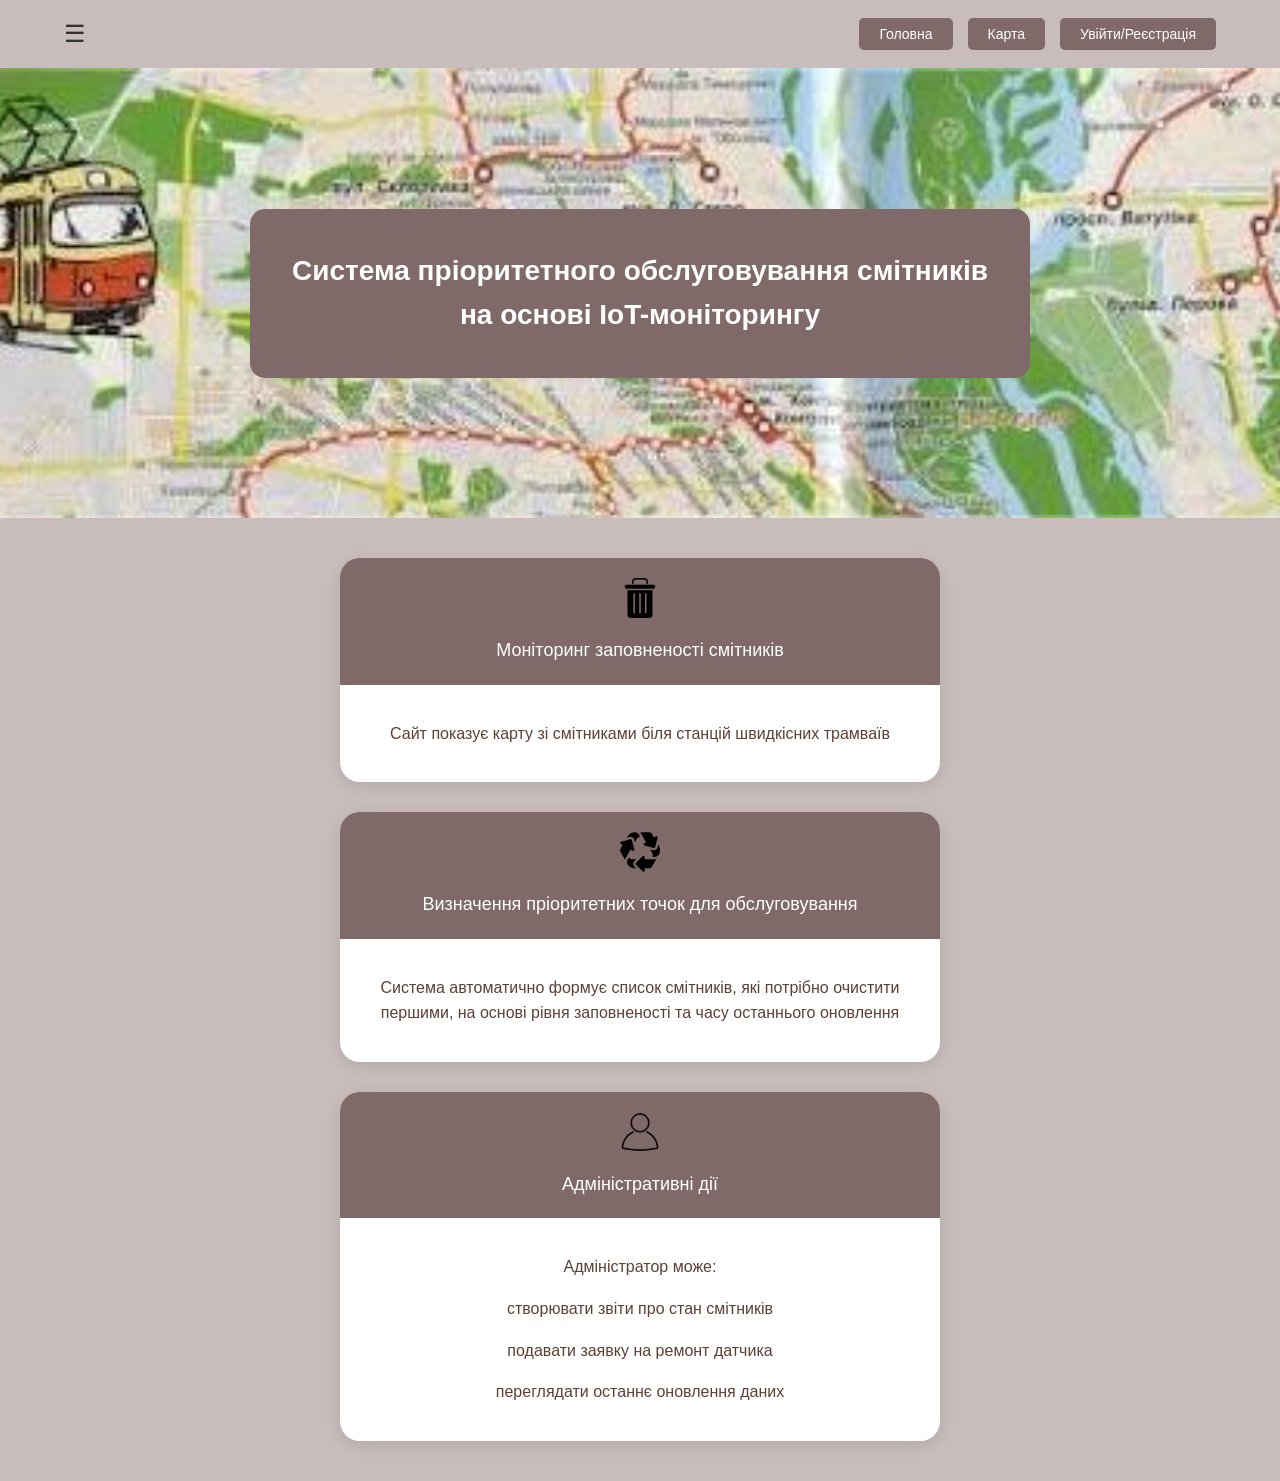
<file: index.html>
<!DOCTYPE html>
<html lang="uk">
<head>
    <meta charset="UTF-8">
    <meta name="viewport" content="width=device-width, initial-scale=1.0">
    <title>Система моніторингу смітників</title>
    <link rel="stylesheet" href="головна1.css">
</head>
<body>

    <header id="main-header">
        <div class="menu-icon">☰</div>
        <nav>
            <ul class="nav-links">
                <li><a href="#" class="btn-nav">Головна</a></li>
                <li><a href="карта.html" class="btn-nav">Карта</a></li>
                <li><a href="авторизація.html" class="btn-nav">Увійти/Реєстрація</a></li>
            </ul>
        </nav>
    </header>

    <section id="hero">
        <div class="hero-overlay">
            <h1>Система пріоритетного обслуговування смітників на основі IoT-моніторингу</h1>
        </div>
    </section>

    <main id="features">
        
        <div class="card">
            <div class="card-header dark-bg">
                <img src="смітник2.png" alt="Icon" class="icon">
                <h3>Моніторинг заповненості смітників</h3>
            </div>
            <div class="card-body light-bg">
                <p>Сайт показує карту зі смітниками біля станцій швидкісних трамваїв</p>
            </div>
        </div>

        <div class="card">
            <div class="card-header dark-bg">
                <img src="переробка.png" alt="Icon" class="icon">
                <h3>Визначення пріоритетних точок для обслуговування</h3>
            </div>
            <div class="card-body light-bg">
                <p>Система автоматично формує список смітників, які потрібно очистити першими, на основі рівня заповненості та часу останнього оновлення</p>
            </div>
        </div>

        <div class="card">
            <div class="card-header dark-bg">
                <img src="адмін.png" alt="Icon" class="icon">
                <h3>Адміністративні дії</h3>
            </div>
            <div class="card-body light-bg">
                <p>Адміністратор може:</p>
                <p>створювати звіти про стан смітників</p>
                <p>подавати заявку на ремонт датчика</p>
                <p>переглядати останнє оновлення даних</p>
            </div>
        </div>

    </main>

</body>
</html>
</file>
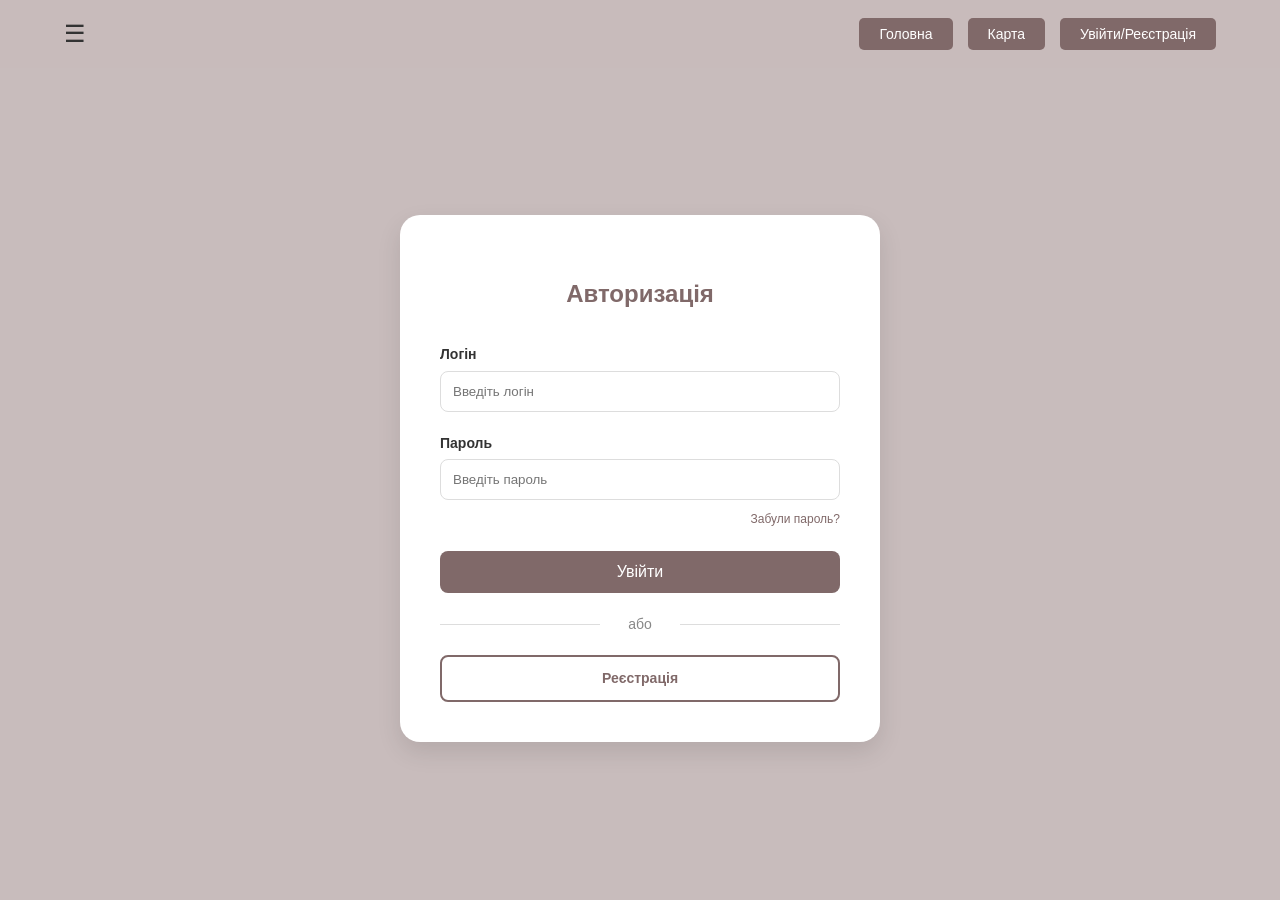
<file: авторизація.html>
<!DOCTYPE html>
<html lang="uk">
<head>
    <meta charset="UTF-8">
    <meta name="viewport" content="width=device-width, initial-scale=1.0">
    <title>Реєстрація - Система моніторингу</title>
    <link rel="stylesheet" href="головна1.css">
</head>
<body>

    <header id="main-header">
        <div class="menu-icon">☰</div>
        <nav>
            <ul class="nav-links">
                <li><a href="index.html" class="btn-nav">Головна</a></li>
                <li><a href="карта.html" class="btn-nav">Карта</a></li>
                <li><a href="#" class="btn-nav">Увійти/Реєстрація</a></li>
            </ul>
        </nav>
    </header>

    <main class="auth-container">
        <div class="auth-card">
            <h2>Авторизація</h2>
            <form id="login-form">
                <div class="form-group">
                    <label>Логін</label>
                    <input type="text" id="username" placeholder="Введіть логін" required>
                </div>
                <div class="form-group">
                    <label>Пароль</label>
                    <input type="password" id="password" placeholder="Введіть пароль" required>
                    <div class="forgot-password">
                        <a href="#">Забули пароль?</a>
                    </div>
                </div>
                <button type="button" class="btn-submit" onclick="handleLogin()">Увійти</button>
            </form>
            
            <div class="auth-divider">або</div>
            <a href="авторизація.html" class="btn-alt">Реєстрація</a>
        </div>
    </main>
    <script src="js-авторизація.js"></script>
</body>
</html>
</file>
<file: головна1.css>
/* Основні налаштування сторінки */
body {
    margin: 0;
    padding: 0;
    font-family: 'Segoe UI', Tahoma, Geneva, Verdana, sans-serif;
    background-color: rgb(200, 188, 188); /* Світлий фон сторінки */
    color: #333;
    line-height: 1.6;
}

/* Шапка сайту */
#main-header {
    display: flex;
    justify-content: space-between;
    align-items: center;
    padding: 15px 5%;
    background: rgba(200, 188, 188, 0.9);
    position: sticky;
    top: 0;
    z-index: 1000;
}

.menu-icon {
    font-size: 24px;
    cursor: pointer;
}

.nav-links {
    list-style: none;
    display: flex;
    gap: 15px;
    margin: 0;
}

.nav-links a {
    text-decoration: none;
    padding: 8px 20px;
    border-radius: 5px;
    font-size: 14px;
    transition: 0.3s;
}

.btn-nav {
    background-color: rgb(128, 105, 105); /* Бежево-коричневий */
    color: white;
}

/* Головний екран (Hero) */
#hero {
    height: 450px;
    background: url('заставка.jpg') center/cover no-repeat; /* Замініть на ваше фото карти */
    display: flex;
    justify-content: center;
    align-items: center;
    position: relative;
}

.hero-overlay {
    background-color: rgba(128, 105, 105, 1.0); /* Коричневий з прозорістю як на макеті */
    padding: 40px;
    max-width: 700px;
    text-align: center;
    border-radius: 15px;
    margin: 0 20px;
}

.hero-overlay h1 {
    color: #ffffff;
    font-size: 28px;
    margin: 0;
    font-weight: 700;
}

/* Секція з картками */
#features {
    padding: 40px 5%;
    display: flex;
    flex-direction: row; /* Змінено з column на row */
    justify-content: center; /* Центруємо картки в рядку */
    flex-wrap: wrap;
    gap: 30px;
    background-color: rgb(200, 188, 188);
}

.card {
    width: 100%;
    max-width: 600px;
    border-radius: 20px;
    overflow: hidden;
    box-shadow: 0 4px 15px rgba(0,0,0,0.1);
}

.card-header {
    padding: 20px;
    text-align: center;
    color: white;
}

.dark-bg {
    background-color: rgb(128, 105, 105); /* Колір верхньої частини картки */
}

.icon {
    width: 40px;
    height: auto;
    margin-bottom: 10px;
}

.card-header h3 {
    margin: 0;
    font-size: 18px;
    font-weight: 400;
}

.card-body {
    padding: 20px;
    text-align: center;
    font-size: 16px;
}

.light-bg {
    background-color: #ffffff; /* Нижня частина картки */
    color: #5d4037;
}

/* Стилі для сторінки реєстрації */
.auth-container {
    display: flex;
    justify-content: center;
    align-items: center;
    min-height: calc(100vh - 80px); /* Центрування по висоті мінус висота шапки */
    background-color: rgb(200, 188, 188); /* Світло-коричневий фон як у features */
}

.auth-card {
    background: white;
    padding: 40px;
    border-radius: 20px;
    box-shadow: 0 10px 25px rgba(0,0,0,0.1);
    width: 100%;
    max-width: 400px;
}

.auth-card h2 {
    text-align: center;
    color: rgb(128, 105, 105);
    margin-bottom: 30px;
}

.form-group {
    margin-bottom: 20px;
}

.form-group label {
    display: block;
    margin-bottom: 5px;
    font-size: 14px;
    font-weight: bold;
}

.form-group input {
    width: 100%;
    padding: 12px;
    border: 1px solid #ddd;
    border-radius: 8px;
    box-sizing: border-box; /* Щоб padding не розширював поле */
}

.btn-submit {
    width: 100%;
    padding: 12px;
    background-color: rgb(128, 105, 105);
    color: white;
    border: none;
    border-radius: 8px;
    cursor: pointer;
    font-size: 16px;
    transition: 0.3s;
}

.btn-submit:hover {
    background-color: #5d4037; /* Темніший відтінок при наведенні */
}

.auth-footer {
    text-align: center;
    margin-top: 20px;
    font-size: 14px;
}

.auth-footer a {
    color: rgb(128, 105, 105);
    text-decoration: none;
    font-weight: bold;
}

/* Посилання "Забули пароль" під полем пароля */
.forgot-password {
    text-align: right;
    margin-top: 5px;
}

.forgot-password a {
    font-size: 12px;
    color: rgb(128, 105, 105);
    text-decoration: none;
}

/* Розділювач "або" */
.auth-divider {
    text-align: center;
    margin: 20px 0;
    position: relative;
    color: #888;
    font-size: 14px;
}

.auth-divider::before, .auth-divider::after {
    content: "";
    position: absolute;
    top: 50%;
    width: 40%;
    height: 1px;
    background-color: #ddd;
}

.auth-divider::before { left: 0; }
.auth-divider::after { right: 0; }

/* Кнопка "Увійти", яка замінила текст */
.btn-alt {
    display: block;
    text-align: center;
    width: 100%;
    padding: 10px;
    background-color: transparent;
    color: rgb(128, 105, 105);
    border: 2px solid rgb(128, 105, 105);
    border-radius: 8px;
    text-decoration: none;
    font-size: 14px;
    font-weight: bold;
    box-sizing: border-box;
    transition: 0.3s;
}

.btn-alt:hover {
    background-color: rgba(128, 105, 105, 0.1);
}

.map-page-wrapper {
            display: flex;
            min-height: 100vh; /* Висота без шапки */
            background-color: rgb(200, 188, 188); /* Твій колір фону з CSS */
        }

        /* Ліва панель з Figma */
        .map-sidebar {
            width: 220px;
            background-color: #FFF4F2;
            padding: 25px 15px;
            display: flex;
            flex-direction: column;
            gap: 15px;
            border-right: 1px solid #ddd;
            position: relative; 
            height: auto;
            min-height: 100vh;
        }

        .side-btn {
            background-color: #e8dede;
            border: none;
            padding: 12px;
            border-radius: 8px;
            color: #5d4037;
            font-size: 13px;
            font-weight: bold;
            cursor: pointer;
            box-shadow: 2px 2px 5px rgba(0,0,0,0.1);
            transition: 0.3s;
            text-align: left;
        }

        .side-btn:hover {
            background-color: rgb(128, 105, 105);
            color: white;
        }

        /* Контейнер карти */
        .map-display {
            flex-grow: 1;
            display: flex;
            justify-content: center;
            align-items: flex-start;
            padding: 20px;
            overflow: auto;
        }

        .map-relative-container {
            position: absolute; /* База для точок */
            background: white;
            padding: 10px;
            border-radius: 10px;
            box-shadow: 0 5px 15px rgba(0,0,0,0.2);
            user-select: none;
        }

        /* Стилі точок (датчиків) */
        .dot {
            position: absolute;
            width: 16px;
            height: 16px;
            border-radius: 50%;
            border: 2px solid white;
            box-shadow: 0 0 8px rgba(0,0,0,0.4);
            cursor: pointer;
            transition: none;
            z-index: 5;
        }

        .dot:hover {
            transform: scale(1.4);
        }

        /* Кольори статусів */
        .status-empty { background-color: #2ecc71; }  /* Зелений */
        .status-medium { background-color: #f1c40f; } /* Жовтий */
        .status-full { background-color: #e74c3c; }
        .status-problem { background-color: #D3D3D3; }   /* Червоний */

        @media (max-width: 800px) {
            .map-page-wrapper { flex-direction: column; }
            .map-sidebar { width: 100%; box-sizing: border-box; }
        }

/* 1. Контейнер для кастомного списку */
.custom-dropdown {
    width: 100%;
    background-color: #ffffff;
    border-radius: 12px;
    overflow: hidden; 
    box-shadow: 0 4px 10px rgba(0, 0, 0, 0.05);
    margin-bottom: 15px; /* Відступ, який штовхає кнопку "Звіт" */
    transition: all 0.3s ease;
}

/* 2. Шапка списку (замість кнопки) */
.dropdown-header {
    padding: 12px 15px;
    display: flex;
    justify-content: space-between;
    align-items: center;
    cursor: pointer;
    font-size: 13px;
    font-weight: bold;
    color: #5d4037;
    background-color: #e8dede; /* Твій колір кнопок */
    transition: background 0.3s;
}

.dropdown-header:hover {
    background-color: #d8cdcd;
}

/* 3. Список, який з'являється всередині панелі */
.dropdown-list {
    display: none; /* Сховано, поки не натиснули */
    max-height: 250px;
    overflow-y: auto;
    border-top: 1px solid #eee;
}

/* 4. Клас, який активується через JS при кліку */
.custom-dropdown.active .dropdown-list {
    display: block; /* Тепер список розгортається і розсуває панель */
}

/* 5. Стиль кожного пункту (станції) */
.dropdown-item {
    padding: 10px 15px;
    font-size: 13px;
    cursor: pointer;
    transition: background 0.2s;
    display: flex;
    align-items: center;
    gap: 10px;
    border-bottom: 1px solid #fafafa;
    color: #5d4037;
}

.dropdown-item:hover {
    background-color: #fff5f2;
}

.dropdown-item:last-child {
    border-bottom: none;
}
/* Стилі випливаючого вікна */
.info-popup {
    display: none; /* Сховано за замовчуванням */
    position: absolute;
    z-index: 1001;
    background: white;
    padding: 15px;
    border-radius: 12px;
    box-shadow: 0 10px 25px rgba(0,0,0,0.2);
    width: 200px;
    pointer-events: auto;
}

.popup-content h3 {
    margin: 0 0 10px 0;
    font-size: 16px;
    color: #5d4037;
}

.popup-content p {
    margin: 5px 0;
    font-size: 13px;
}

.close-popup {
    position: absolute;
    top: 5px;
    right: 10px;
    font-size: 20px;
    cursor: pointer;
    color: #888;
}

.close-popup:hover {
    color: #000;
}
/* Адаптивність для мобільних пристроїв (екрани менше 768px) */
@media (max-max-width: 768px) {
    
    /* 1. Навігація */
    #main-header {
        flex-direction: column; /* Елементи стають один під одним */
        padding: 10px;
    }

    .nav-links {
        flex-wrap: wrap; /* Кнопки можуть переноситися на новий рядок */
        justify-content: center;
        margin-top: 10px;
        gap: 5px;
    }

    .btn-nav {
        padding: 6px 12px;
        font-size: 12px;
    }

    /* 2. Головна сторінка (index.html) */
    #features {
        display: flex;
        flex-direction: column;
        align-items: center;
        padding: 20px;
    }

    .card {
        width: 100% !important; /* Картки на всю ширину */
        margin-bottom: 20px;
    }

    #hero h1 {
        font-size: 20px; /* Зменшуємо заголовок, щоб вліз */
        text-align: center;
        padding: 0 10px;
    }

    /* 3. Сторінка Карти (карта.html) */
    .map-page-wrapper {
        flex-direction: column; /* Сайдбар стає над картою */
    }

    .map-sidebar {
        width: 100%; /* Сайдбар на всю ширину */
        height: auto;
        padding: 10px;
        box-shadow: none;
        border-bottom: 1px solid #ddd;
    }

    .map-container {
        width: 100%;
        height: 60vh; /* Обмежуємо висоту карти на телефоні */
        overflow-x: auto; /* Дозволяємо гортати карту вбік, якщо вона велика */
    }

    .map-image {
        min-width: 600px; /* Карта не буде стискатися до нечитабельності */
    }

    /* 4. Попап з інформацією */
    .info-popup {
        width: 80%; /* На телефоні робимо ширшим */
        left: 10% !important; /* Центруємо по екрану */
        top: 20% !important;
    }

    /* 5. Авторизація (авторизація.html) */
    .auth-card {
        width: 90%;
        padding: 20px;
        margin: 20px auto;
    }

    .btn-submit {
        width: 100%; /* Кнопка на всю ширину */
    }
}
/* Контейнер для кнопки та форми */
.report-dropdown {
    position: relative;
    display: inline-block;
    width: 100%;
}

/* Контейнер самої форми */
.report-form-content {
    display: none; /* Сховано за замовчуванням */
    position: absolute;
    background-color: #ffffff;
    min-width: 200px;
    box-shadow: 0px 8px 16px rgba(0,0,0,0.2);
    padding: 15px;
    z-index: 3000;
    border-radius: 8px;
    margin-top: 5px;
    border: 1px solid #ddd;
}

/* Стилі для елементів форми */
.report-form-content label {
    display: block;
    font-size: 12px;
    margin-bottom: 5px;
    color: #555;
}

.report-form-content select, 
.report-form-content input {
    width: 100%;
    padding: 8px;
    margin-bottom: 12px;
    border: 1px solid #ccc;
    border-radius: 4px;
    box-sizing: border-box; /* Щоб padding не розширював елемент */
}

.save-report-btn {
    background-color: #28a745;
    color: white;
    border: none;
    padding: 8px 15px;
    border-radius: 4px;
    cursor: pointer;
    width: 100%;
    transition: background 0.3s;
}

.save-report-btn:hover {
    background-color: #218838;
}
</file>
